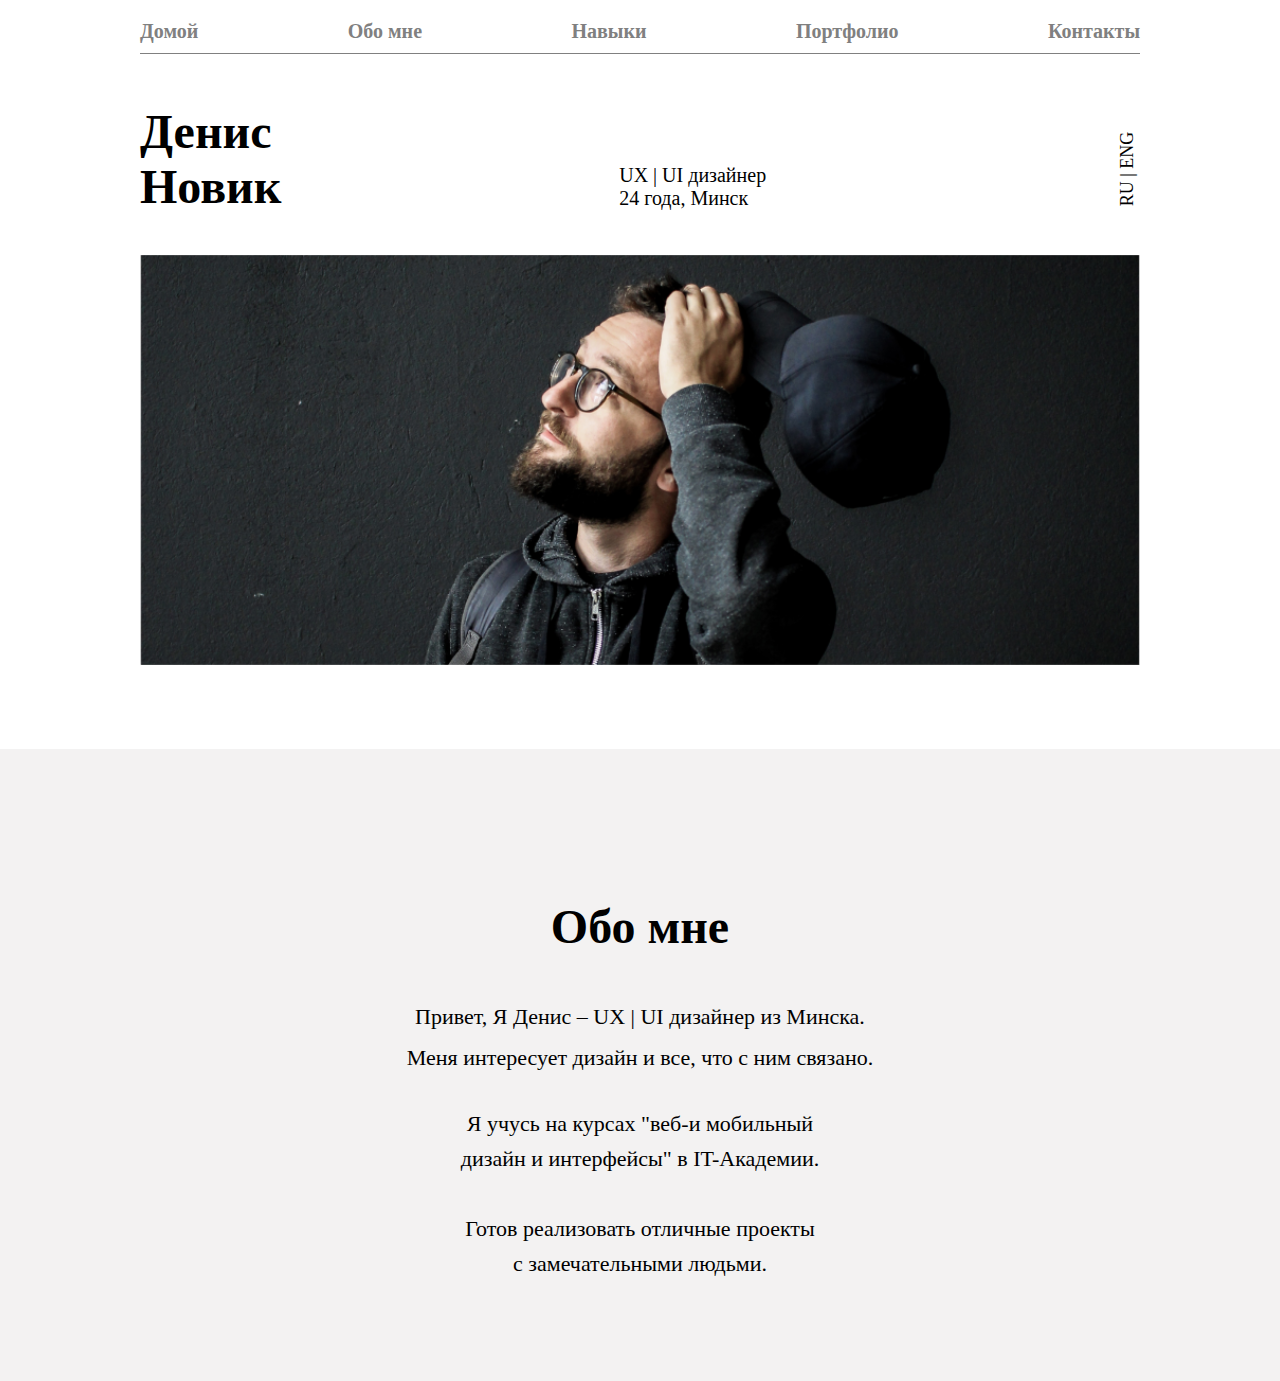
<file: main.html>
<!DOCTYPE html>
<html lang="en">
<head>
    <meta charset="UTF-8">
    <meta http-equiv="X-UA-Compatible" content="IE=edge">
    <meta name="viewport" content="width=device-width, initial-scale=1.0">
    <link rel="stylesheet" href="./css/style.css">
    <title>Document</title>
</head>
<body>
    <header class="header">
        <div class="container">
            <div class="header-content">
                <a href="" class="header-content__link">Домой</a>
                <a href="" class="header-content__link">Обо мне</a>
                <a href="" class="header-content__link">Навыки</a>
                <a href="" class="header-content__link">Портфолио</a>
                <a href="" class="header-content__link">Контакты</a>
            </div>
        </div>
    </header>
    <main>
        <section class="promo">
            <div class="container">
                <div class="promo-content">
                    <h1 class="promo-content__title">Денис Новик</h1>
                    <div class="promo-content-info">
                        <p class="promo-content-info__text">UX | UI дизайнер</p>
                        <p class="promo-content-info__text">24 года, Минск</p>
                    </div>
                    <p class="promo-content__language">RU | ENG</p>
                </div>
                <img src="./img/bag.png" alt="" class="promo-content__img">
            </div>
        </section>
        <section class="info">
            <div class="container">
                <h2 class="info-title">Обо мне</h2>
                <div class="info-content">
                    <p class="info-content__name">Привет, Я Денис – UX | UI дизайнер из Минска.</p>
                    <p class="info-content__design">Меня интересует дизайн и все, что с ним связано.</p>
                    <p class="info-content__web">Я учусь на курсах "веб-и мобильный дизайн
                        и интерфейсы" в IT-Академии.
                        </p>
                    <p class="info-content__ready">Готов реализовать отличные проекты
                        с замечательными людьми.</p>
                </div>
            </div>
        </section>
    </main>
</body>
</html>
</file>
<file: css/style.css>
.container{
    max-width: 1000px;
    width: 100%;
    margin: auto;
}
*{
    padding: 0;
    margin: 0;
    box-sizing: border-box;
}
a{
    text-decoration: none;
}

.header{
    padding-top: 20px;
}
.header-content{
    display: flex;
    justify-content: space-between;
    border-bottom: 1px solid grey;
    padding-bottom: 10px;
}
.header-content__link{
    color: grey;
    font-size: 20px;
    font-weight: bold;
}

.promo{
    padding-top: 50px;
}
.promo-content__title{
    font-size: 48px;
    max-width: 100px;
    line-height: 55px;
}
.promo-content{
    display: flex;
    justify-content: space-between;
}
.promo-content-info__text{
    font-size: 20px;
}
.promo-content__language{
    transform: rotate(-90deg);
    margin-bottom: -20px;
    margin-right: -80px;
    font-size: 18px;
}
.promo-content-info{
    margin-top: 60px;
}
.promo-content__img{
    margin-top: 40px;
    width: 100%;
}

.info{
    background: rgb(243, 242, 242);
    margin-top: 80px;
    padding-bottom: 100px;
}
.info-title{
    padding-top: 150px;
    text-align: center;
    font-size: 48px;
}
.info-content{
    display: flex;
    flex-direction: column;
    align-items: center;
    font-size: 22px;
}
.info-content__name{
    margin-top: 50px;
    margin-bottom: 15px;
}
.info-content__web{
    margin-top: 35px;
    max-width: 359px;
    text-align: center;
    line-height: 35px;
}
.info-content__ready{
    margin-top: 35px;
    max-width: 363px;
    text-align: center;
    line-height: 35px;
}
</file>
